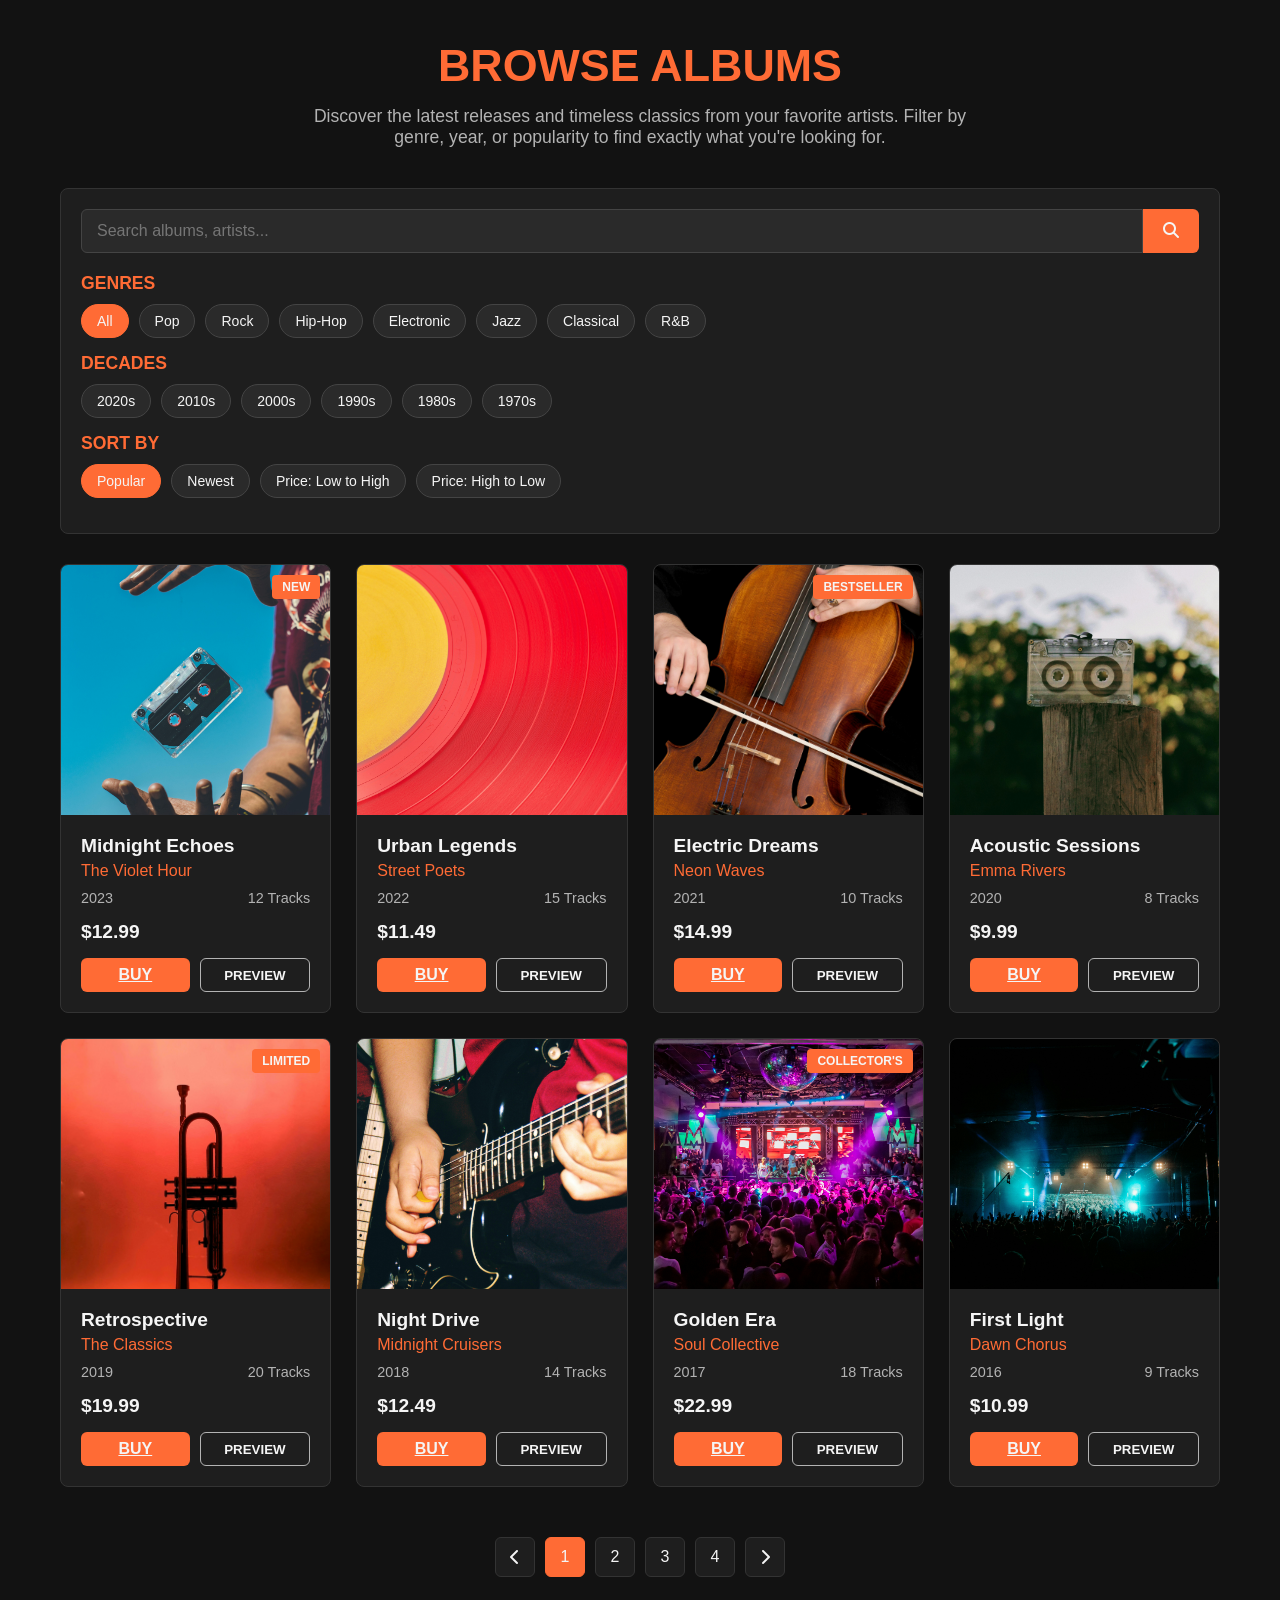
<file: albums.html>
<!DOCTYPE html>
<html lang="en">
<head>
    <meta charset="UTF-8">
    <meta name="viewport" content="width=device-width, initial-scale=1.0">
    <link rel="stylesheet" href="assets/albums.css">
    <title>Browse Albums - RHYTHM HOUSE</title>
    <link rel="stylesheet" href="https://cdnjs.cloudflare.com/ajax/libs/font-awesome/6.4.0/css/all.min.css">
    
</head>
<body>
    
    <div class="container">
        <div class="page-header">
            <h1>BROWSE ALBUMS</h1>
            <p>Discover the latest releases and timeless classics from your favorite artists. Filter by genre, year, or popularity to find exactly what you're looking for.</p>
        </div>
        
        <div class="filter-section">
            <div class="search-bar">
                <input type="text" placeholder="Search albums, artists...">
                <button type="submit"><i class="fas fa-search"></i></button>
            </div>
            
            <div class="filter-group">
                <h3>GENRES</h3>
                <div class="filter-options">
                    <button class="filter-btn active">All</button>
                    <button class="filter-btn">Pop</button>
                    <button class="filter-btn">Rock</button>
                    <button class="filter-btn">Hip-Hop</button>
                    <button class="filter-btn">Electronic</button>
                    <button class="filter-btn">Jazz</button>
                    <button class="filter-btn">Classical</button>
                    <button class="filter-btn">R&B</button>
                </div>
            </div>
            
            <div class="filter-group">
                <h3>DECADES</h3>
                <div class="filter-options">
                    <button class="filter-btn">2020s</button>
                    <button class="filter-btn">2010s</button>
                    <button class="filter-btn">2000s</button>
                    <button class="filter-btn">1990s</button>
                    <button class="filter-btn">1980s</button>
                    <button class="filter-btn">1970s</button>
                </div>
            </div>
            
            <div class="filter-group">
                <h3>SORT BY</h3>
                <div class="filter-options">
                    <button class="filter-btn active">Popular</button>
                    <button class="filter-btn">Newest</button>
                    <button class="filter-btn">Price: Low to High</button>
                    <button class="filter-btn">Price: High to Low</button>
                </div>
            </div>
        </div>
        
        <div class="albums-grid">
            <!-- Album 1 -->
            <div class="album-card">
                <div class="album-cover">
                    <img src="assets/images/pexels-ashutoshsonwani-1762578.jpg" alt="Album Cover">
                    <span class="album-badge">NEW</span>
                </div>
                <div class="album-info">
                    <h3 class="album-title">Midnight Echoes</h3>
                    <p class="album-artist">The Violet Hour</p>
                    <div class="album-meta">
                        <span>2023</span>
                        <span>12 Tracks</span>
                    </div>
                    <div class="album-price">$12.99</div>
                    <div class="album-actions">
                        <a href="checkout.html?album=midnight-echoes&artist=the-violet-hour&price=12.99" class="btn btn-primary">BUY</a>
                        <button class="btn btn-secondary">PREVIEW</button>
                    </div>
                </div>
            </div>
            
            <!-- Album 2 -->
            <div class="album-card">
                <div class="album-cover">
                    <img src="assets/images/pexels-stasknop-3552948.jpg" alt="Album Cover">
                </div>
                <div class="album-info">
                    <h3 class="album-title">Urban Legends</h3>
                    <p class="album-artist">Street Poets</p>
                    <div class="album-meta">
                        <span>2022</span>
                        <span>15 Tracks</span>
                    </div>
                    <div class="album-price">$11.49</div>
                    <div class="album-actions">
                        <a href="checkout.html?album=midnight-echoes&artist=the-violet-hour&price=12.99" class="btn btn-primary">BUY</a>
                        <button class="btn btn-secondary">PREVIEW</button>
                    </div>
                </div>
            </div>
            
            <!-- Album 3 -->
            <div class="album-card">
                <div class="album-cover">
                    <img src="assets/images/pexels-pixabay-462510.jpg" alt="Album Cover">
                    <span class="album-badge">BESTSELLER</span>
                </div>
                <div class="album-info">
                    <h3 class="album-title">Electric Dreams</h3>
                    <p class="album-artist">Neon Waves</p>
                    <div class="album-meta">
                        <span>2021</span>
                        <span>10 Tracks</span>
                    </div>
                    <div class="album-price">$14.99</div>
                    <div class="album-actions">
                        <a href="checkout.html?album=midnight-echoes&artist=the-violet-hour&price=12.99" class="btn btn-primary">BUY</a>
                        <button class="btn btn-secondary">PREVIEW</button>
                    </div>
                </div>
            </div>
            
            <!-- Album 4 -->
            <div class="album-card">
                <div class="album-cover">
                    <img src="assets/images/pexels-oandremoura-2479967.jpg" alt="Album Cover">
                </div>
                <div class="album-info">
                    <h3 class="album-title">Acoustic Sessions</h3>
                    <p class="album-artist">Emma Rivers</p>
                    <div class="album-meta">
                        <span>2020</span>
                        <span>8 Tracks</span>
                    </div>
                    <div class="album-price">$9.99</div>
                    <div class="album-actions">
                        <a href="checkout.html?album=midnight-echoes&artist=the-violet-hour&price=12.99" class="btn btn-primary">BUY</a>
                        <button class="btn btn-secondary">PREVIEW</button>
                    </div>
                </div>
            </div>
            
            <!-- Album 5 -->
            <div class="album-card">
                <div class="album-cover">
                    <img src="assets/images/pexels-luana-3357078.jpg" alt="Album Cover">
                    <span class="album-badge">LIMITED</span>
                </div>
                <div class="album-info">
                    <h3 class="album-title">Retrospective</h3>
                    <p class="album-artist">The Classics</p>
                    <div class="album-meta">
                        <span>2019</span>
                        <span>20 Tracks</span>
                    </div>
                    <div class="album-price">$19.99</div>
                    <div class="album-actions">
                        <a href="checkout.html?album=midnight-echoes&artist=the-violet-hour&price=12.99" class="btn btn-primary">BUY</a>
                        <button class="btn btn-secondary">PREVIEW</button>
                    </div>
                </div>
            </div>
            
            <!-- Album 6 -->
            <div class="album-card">
                <div class="album-cover">
                    <img src="assets/images/pexels-elefantes-rosas-2148619652-31591997.jpg" alt="Album Cover">
                </div>
                <div class="album-info">
                    <h3 class="album-title">Night Drive</h3>
                    <p class="album-artist">Midnight Cruisers</p>
                    <div class="album-meta">
                        <span>2018</span>
                        <span>14 Tracks</span>
                    </div>
                    <div class="album-price">$12.49</div>
                    <div class="album-actions">
                        <a href="checkout.html?album=midnight-echoes&artist=the-violet-hour&price=12.99" class="btn btn-primary">BUY</a>
                        <button class="btn btn-secondary">PREVIEW</button>
                    </div>
                </div>
            </div>
            
            <!-- Album 7 -->
            <div class="album-card">
                <div class="album-cover">
                    <img src="assets/images/pexels-edotommo99-2034851.jpg" alt="Album Cover">
                    <span class="album-badge">COLLECTOR'S</span>
                </div>
                <div class="album-info">
                    <h3 class="album-title">Golden Era</h3>
                    <p class="album-artist">Soul Collective</p>
                    <div class="album-meta">
                        <span>2017</span>
                        <span>18 Tracks</span>
                    </div>
                    <div class="album-price">$22.99</div>
                    <div class="album-actions">
                        <a href="checkout.html?album=midnight-echoes&artist=the-violet-hour&price=12.99" class="btn btn-primary">BUY</a>
                        <button class="btn btn-secondary">PREVIEW</button>
                    </div>
                </div>
            </div>
            
            <!-- Album 8 -->
            <div class="album-card">
                <div class="album-cover">
                    <img src="assets/images/pexels-danikprihodko-15865135.jpg" alt="Album Cover">
                </div>
                <div class="album-info">
                    <h3 class="album-title">First Light</h3>
                    <p class="album-artist">Dawn Chorus</p>
                    <div class="album-meta">
                        <span>2016</span>
                        <span>9 Tracks</span>
                    </div>
                    <div class="album-price">$10.99</div>
                    <div class="album-actions">
                        <a href="checkout.html?album=midnight-echoes&artist=the-violet-hour&price=12.99" class="btn btn-primary">BUY</a>
                        <button class="btn btn-secondary">PREVIEW</button>
                    </div>
                </div>
            </div>
        </div>
        
        <div class="pagination">
            <div class="pagination-btn"><i class="fas fa-chevron-left"></i></div>
            <div class="pagination-btn active">1</div>
            <div class="pagination-btn">2</div>
            <div class="pagination-btn">3</div>
            <div class="pagination-btn">4</div>
            <div class="pagination-btn"><i class="fas fa-chevron-right"></i></div>
        </div>
    </div>
</body>
</html>
</body>
</html>
</file>
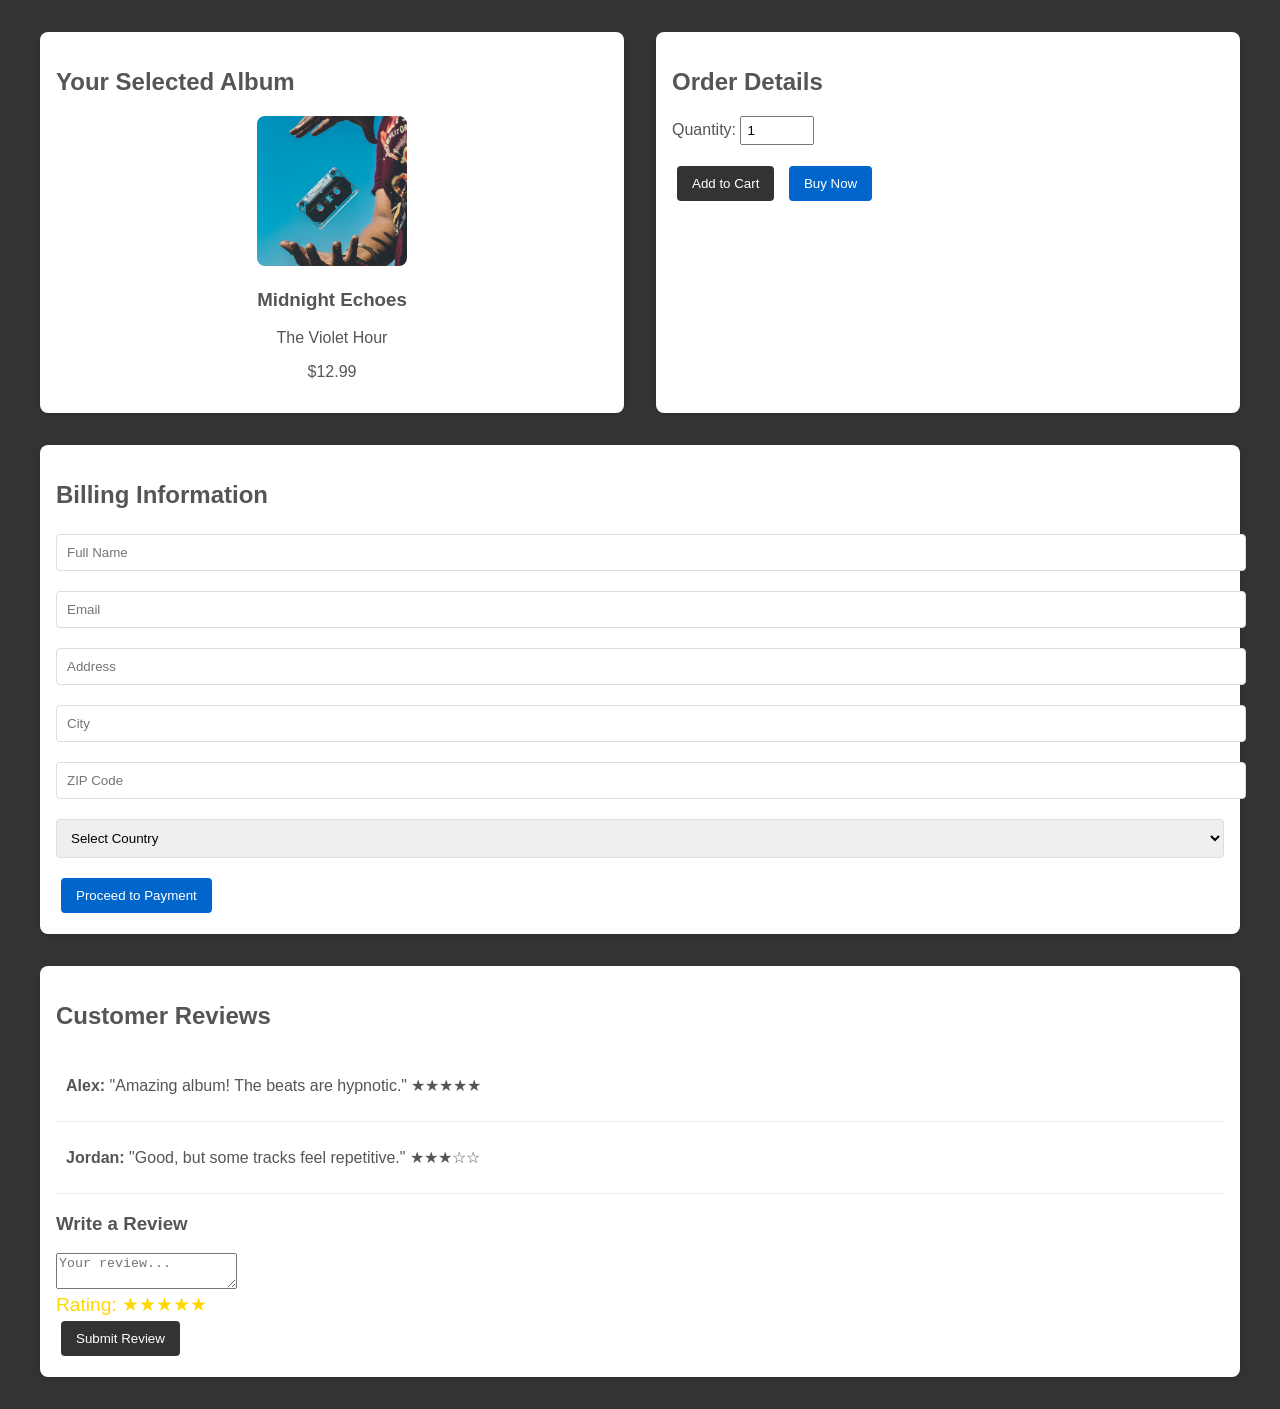
<file: checkout.html>
<!DOCTYPE html>
<html lang="en">
<head>
    <meta charset="UTF-8">
    <meta name="viewport" content="width=device-width, initial-scale=1.0">
    <title>Checkout | Rhythm House</title>
    <link rel="stylesheet" href="assets/checkout.css">
</head>
<body>

    <div class="checkout-container">
        <!-- Album Summary -->
        <section class="album-summary">
            <h2>Your Selected Album</h2>
            <div class="album-card">
                <img src="assets/images/pexels-ashutoshsonwani-1762578.jpg" alt="Album Cover">
                <h3 id="album-title">Midnight Echoes</h3>
                <p id="album-artist">The Violet Hour</p>
                <p id="album-price">$12.99</p>
                
            </div>
        </section>

        <!-- Add to Cart & Quantity -->
        <section class="cart-actions">
            <h2>Order Details</h2>
            <div class="quantity-selector">
                <label>Quantity:</label>
                <input type="number" min="1" value="1" id="quantity">
            </div>
            <button id="add-to-cart" class="btn">Add to Cart</button>
            <button id="buy-now" class="btn primary">Buy Now</button>
        </section>

        <!-- Billing Section -->
        <section class="billing-section">
            <h2>Billing Information</h2>
            <form id="billing-form">
                <input type="text" placeholder="Full Name" required>
                <input type="email" placeholder="Email" required>
                <input type="text" placeholder="Address" required>
                <input type="text" placeholder="City" required>
                <input type="text" placeholder="ZIP Code" required>
                <select required>
                    <option value="">Select Country</option>
                    <option>USA</option>
                    <option>UK</option>
                    <option>Canada</option>
                </select>
                <button type="submit" class="btn primary">Proceed to Payment</button>
            </form>
        </section>

        <!-- Reviews Section -->
        <section class="reviews-section">
            <h2>Customer Reviews</h2>
            <div class="review">
                <p><strong>Alex:</strong> "Amazing album! The beats are hypnotic." ★★★★★</p>
            </div>
            <div class="review">
                <p><strong>Jordan:</strong> "Good, but some tracks feel repetitive." ★★★☆☆</p>
            </div>
            <form id="review-form">
                <h3>Write a Review</h3>
                <textarea placeholder="Your review..." required></textarea>
                <div class="rating">
                    <span>Rating:</span>
                    ★★★★★
                </div>
                <button type="submit" class="btn">Submit Review</button>
            </form>
        </section>
    </div>

    <script src="script.js"></script>
</body>
</html>
</file>
<file: assets/albums.css>
:root {
            --primary-black: #121212;
            --secondary-black: #1e1e1e;
            --accent-orange: #ff6b35;
            --light-orange: #ff9e1b;
            --text-light: #f5f5f5;
            --text-gray: #b3b3b3;
        }
        
        * {
            margin: 0;
            padding: 0;
            box-sizing: border-box;
            font-family: 'Segoe UI', Tahoma, Geneva, Verdana, sans-serif;
        }
        
        body {
            margin: 0;
            background-color: #121212;
            color: #ffffff;
          }
          
          nav ul {
            list-style: none;
            padding: 0;
            margin: 0; 
            display: flex;
            justify-content: center;
            flex-wrap: wrap;
            background-color: #222;
          }
          
          nav ul li {
            margin: 5px;
            padding-top: 6px;
          }
          
          nav ul li a {
            font-size: smaller;
            font-family: "Space Grotesk", sans-serif;
            text-decoration: none;
            color: #fff;
            padding: 6px 10px;
            background-color: #333;
            border-radius: 5px;
            transition: background-color 0.3s;
          }
          
          nav ul li a:hover {
            background-color: #ff4500;
          }
          
        .container {
            max-width: 1200px;
            margin: 0 auto;
            padding: 40px 20px;
        }
        
        .page-header {
            text-align: center;
            margin-bottom: 40px;
        }
        
        .page-header h1 {
            color: var(--accent-orange);
            font-size: 2.8rem;
            margin-bottom: 15px;
        }
        
        .page-header p {
            color: var(--text-gray);
            font-size: 1.1rem;
            max-width: 700px;
            margin: 0 auto;
        }
        
        .filter-section {
            background-color: var(--secondary-black);
            padding: 20px;
            border-radius: 8px;
            margin-bottom: 30px;
            border: 1px solid #333;
        }
        
        .filter-group {
            margin-bottom: 15px;
        }
        
        .filter-group h3 {
            color: var(--accent-orange);
            margin-bottom: 10px;
            font-size: 1.1rem;
        }
        
        .filter-options {
            display: flex;
            flex-wrap: wrap;
            gap: 10px;
        }
        
        .filter-btn {
            background-color: #2a2a2a;
            color: var(--text-light);
            border: 1px solid #444;
            padding: 8px 15px;
            border-radius: 20px;
            cursor: pointer;
            font-size: 14px;
            transition: all 0.3s;
        }
        
        .filter-btn:hover, .filter-btn.active {
            background-color: var(--accent-orange);
            border-color: var(--accent-orange);
            color: var(--text-light);
        }
        
        .search-bar {
            display: flex;
            margin-bottom: 20px;
        }
        
        .search-bar input {
            flex: 1;
            padding: 12px 15px;
            background-color: #2a2a2a;
            border: 1px solid #444;
            border-radius: 6px 0 0 6px;
            color: var(--text-light);
            font-size: 16px;
        }
        
        .search-bar button {
            background-color: var(--accent-orange);
            color: var(--text-light);
            border: none;
            padding: 0 20px;
            border-radius: 0 6px 6px 0;
            cursor: pointer;
            font-size: 16px;
            transition: background-color 0.3s;
        }
        
        .search-bar button:hover {
            background-color: var(--light-orange);
        }
        
        .albums-grid {
            display: grid;
            grid-template-columns: repeat(auto-fill, minmax(250px, 1fr));
            gap: 25px;
            margin-top: 30px;
        }
        
        .album-card {
            background-color: var(--secondary-black);
            border-radius: 8px;
            overflow: hidden;
            transition: all 0.3s;
            border: 1px solid #333;
        }
        
        .album-card:hover {
            transform: translateY(-5px);
            box-shadow: 0 10px 20px rgba(0,0,0,0.3);
            border-color: var(--accent-orange);
        }
        
        .album-cover {
            position: relative;
            height: 250px;
            overflow: hidden;
        }
        
        .album-cover img {
            width: 100%;
            height: 100%;
            object-fit: cover;
            transition: transform 0.5s;
        }
        
        .album-card:hover .album-cover img {
            transform: scale(1.05);
        }
        
        .album-badge {
            position: absolute;
            top: 10px;
            right: 10px;
            background-color: var(--accent-orange);
            color: var(--text-light);
            padding: 5px 10px;
            border-radius: 4px;
            font-size: 12px;
            font-weight: bold;
        }
        
        .album-info {
            padding: 20px;
        }
        
        .album-title {
            color: var(--text-light);
            font-size: 1.2rem;
            margin-bottom: 5px;
            white-space: nowrap;
            overflow: hidden;
            text-overflow: ellipsis;
        }
        
        .album-artist {
            color: var(--accent-orange);
            font-size: 1rem;
            margin-bottom: 10px;
        }
        
        .album-meta {
            display: flex;
            justify-content: space-between;
            color: var(--text-gray);
            font-size: 0.9rem;
            margin-bottom: 15px;
        }
        
        .album-price {
            color: var(--text-light);
            font-size: 1.2rem;
            font-weight: bold;
            margin-bottom: 15px;
        }
        
        .album-actions {
            display: flex;
            gap: 10px;
        }
        
        .btn {
            padding: 8px 16px;
            border: none;
            border-radius: 4px;
            cursor: pointer;
            font-weight: bold;
        }
        
        .btn-primary {
            background: #0066cc;
            color: white;
        }
        
        .btn-secondary {
            background: #333;
            color: white;
        }
        .btn {
            padding: 8px 15px;
            border-radius: 6px;
            font-weight: 600;
            cursor: pointer;
            transition: all 0.3s;
            text-align: center;
            flex: 1;
        }
        
        .btn-primary {
            background-color: var(--accent-orange);
            color: var(--text-light);
            border: none;
        }
        
        .btn-primary:hover {
            background-color: var(--light-orange);
        }
        
        .btn-secondary {
            background-color: transparent;
            color: var(--text-light);
            border: 1px solid var(--text-gray);
        }
        
        .btn-secondary:hover {
            border-color: var(--accent-orange);
            color: var(--accent-orange);
        }
        
        .pagination {
            display: flex;
            justify-content: center;
            margin-top: 50px;
            gap: 10px;
        }
        
        .pagination-btn {
            width: 40px;
            height: 40px;
            border-radius: 6px;
            display: flex;
            align-items: center;
            justify-content: center;
            cursor: pointer;
            transition: all 0.3s;
            background-color: var(--secondary-black);
            color: var(--text-light);
            border: 1px solid #333;
        }
        
        .pagination-btn:hover, .pagination-btn.active {
            background-color: var(--accent-orange);
            border-color: var(--accent-orange);
        }
        
        @media (max-width: 768px) {
            .nav-container {
                flex-direction: column;
            }
            
            .nav-links {
                margin-top: 15px;
                flex-wrap: wrap;
                justify-content: center;
            }
            
            .nav-links li {
                margin: 5px 10px;
            }
            
            .page-header h1 {
                font-size: 2rem;
            }
            
            .albums-grid {
                grid-template-columns: repeat(auto-fill, minmax(200px, 1fr));
            }
        }
</file>
<file: assets/checkout.css>
/* General Styles */
body {
    font-family: 'Arial', sans-serif;
    margin: 0;
    padding: 0;
    background: #333;
    color: #555;
}

nav ul {
    list-style: none;
    padding: 0;
    margin: 0; 
    display: flex;
    justify-content: center;
    flex-wrap: wrap;
    background-color: #222;
  }
  
  nav ul li {
    margin: 5px;
    padding-top: 6px;
  }
  
  nav ul li a {
    font-size: smaller;
    font-family: "Space Grotesk", sans-serif;
    text-decoration: none;
    color: #fff;
    padding: 6px 10px;
    background-color: #333;
    border-radius: 5px;
    transition: background-color 0.3s;
  }
  
  nav ul li a:hover {
    background-color: #ff4500;
  }
  
.checkout-container {
    display: grid;
    grid-template-columns: 1fr 1fr;
    gap: 2rem;
    padding: 2rem;
    max-width: 1200px;
    margin: 0 auto;
}

/* Album Summary */
.album-summary {
    background: white;
    padding: 1rem;
    border-radius: 8px;
    box-shadow: 0 2px 5px rgba(0,0,0,0.1);
}

.album-card {
    text-align: center;
}

.album-card img {
    width: 150px;
    height: 150px;
    object-fit: cover;
    border-radius: 8px;
}

/* Cart Actions */
.cart-actions {
    background: white;
    padding: 1rem;
    border-radius: 8px;
    box-shadow: 0 2px 5px rgba(0,0,0,0.1);
}

.quantity-selector {
    margin: 1rem 0;
}

.quantity-selector input {
    width: 60px;
    padding: 5px;
}

.btn {
    background: #333;
    color: white;
    border: none;
    padding: 10px 15px;
    margin: 5px;
    cursor: pointer;
    border-radius: 4px;
}

.btn.primary {
    background: #0066cc;
}

/* Billing Section */
.billing-section {
    grid-column: span 2;
    background: white;
    padding: 1rem;
    border-radius: 8px;
    box-shadow: 0 2px 5px rgba(0,0,0,0.1);
}

.billing-section input, 
.billing-section select {
    width: 100%;
    padding: 10px;
    margin: 5px 0 15px;
    border: 1px solid #ddd;
    border-radius: 4px;
}

/* Reviews Section */
.reviews-section {
    grid-column: span 2;
    background: white;
    padding: 1rem;
    border-radius: 8px;
    box-shadow: 0 2px 5px rgba(0,0,0,0.1);
}

.review {
    padding: 10px;
    border-bottom: 1px solid #eee;
}

.review-form textarea {
    width: 100%;
    padding: 10px;
    margin: 10px 0;
    border: 1px solid #ddd;
    border-radius: 4px;
}

.rating {
    color: gold;
    font-size: 1.2rem;
}
</file>
